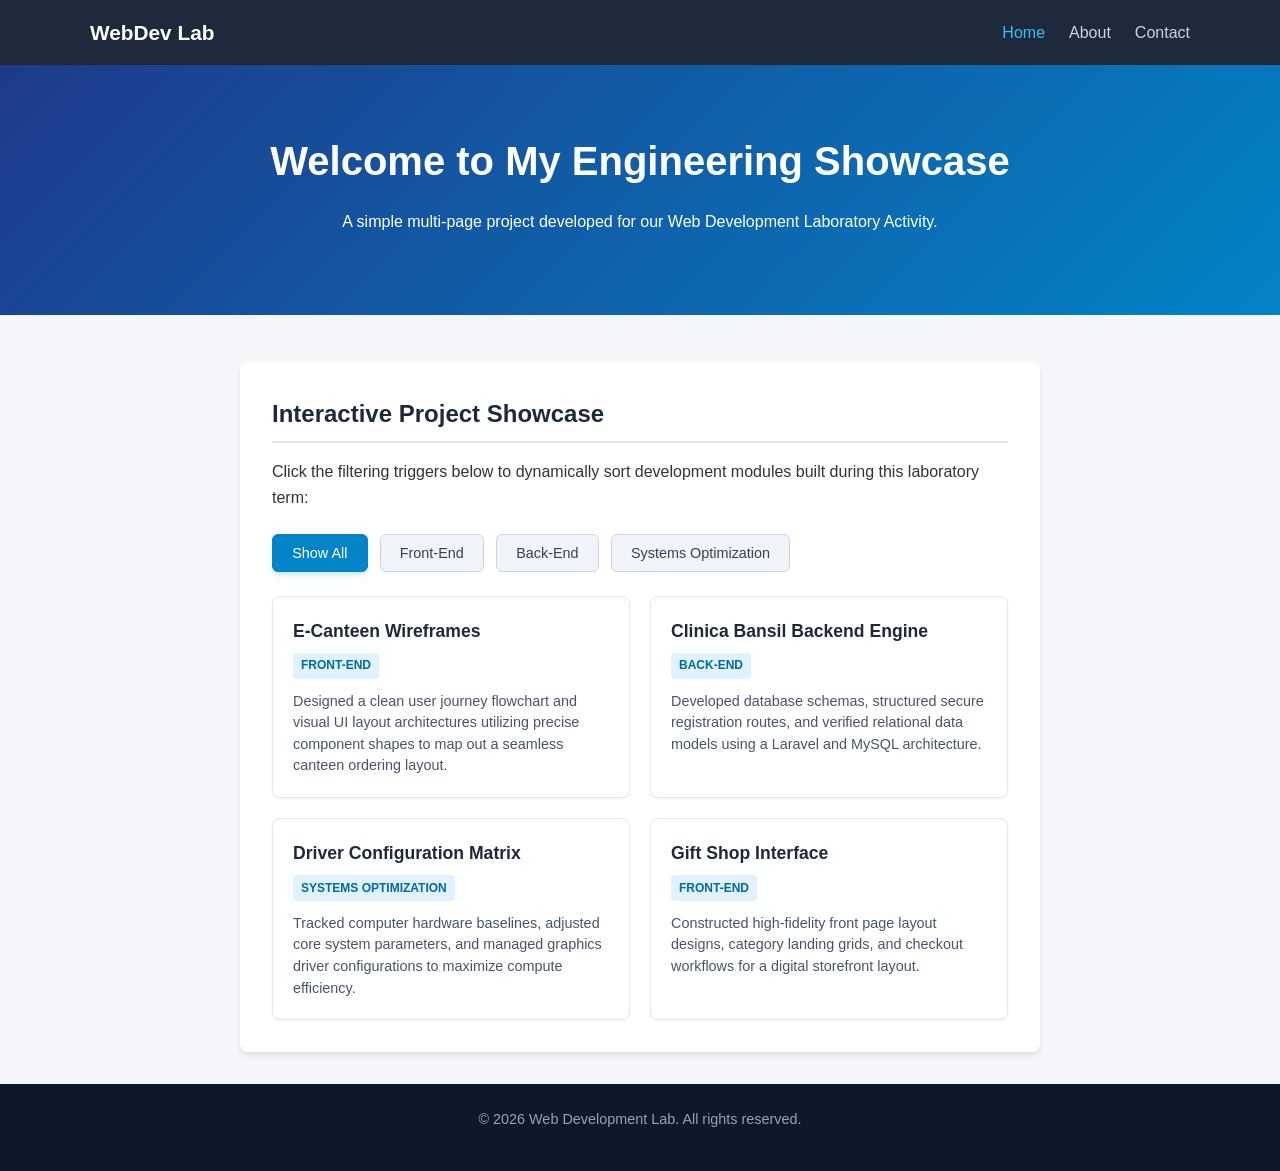
<file: index.html>
<!DOCTYPE html>
<html lang="en">
<head>
    <meta charset="UTF-8">
    <meta name="viewport" content="width=device-width, initial-scale=1.0">
    <title>Home | My Portfolio Website</title>
    <link rel="stylesheet" href="style.css">
</head>
<body>

    <nav class="navbar">
        <div class="nav-container">
            <a href="index.html" class="logo">WebDev Lab</a>
            <ul class="nav-links">
                <li><a href="index.html" class="active">Home</a></li>
                <li><a href="about.html">About</a></li>
                <li><a href="contact.html">Contact</a></li>
            </ul>
        </div>
    </nav>

    <header class="hero">
        <h1>Welcome to My Engineering Showcase</h1>
        <p>A simple multi-page project developed for our Web Development Laboratory Activity.</p>
    </header>

    <main class="content-area">
        <!-- Interactive Project Filter Section -->
        <section class="card interaction-section">
            <h2>Interactive Project Showcase</h2>
            <p>Click the filtering triggers below to dynamically sort development modules built during this laboratory term:</p>
            
            <!-- Filter Triggers -->
            <div class="filter-buttons">
                <button class="btn active" onclick="filterProjects('all')">Show All</button>
                <button class="btn" onclick="filterProjects('frontend')">Front-End</button>
                <button class="btn" onclick="filterProjects('backend')">Back-End</button>
                <button class="btn" onclick="filterProjects('systems')">Systems Optimization</button>
            </div>

            <!-- Dynamic Project Grid -->
            <div class="project-display-grid">
                <div class="project-module frontend">
                    <h4>E-Canteen Wireframes</h4>
                    <span class="tag">Front-End</span>
                    <p>Designed a clean user journey flowchart and visual UI layout architectures utilizing precise component shapes to map out a seamless canteen ordering layout.</p>
                </div>

                <div class="project-module backend">
                    <h4>Clinica Bansil Backend Engine</h4>
                    <span class="tag">Back-End</span>
                    <p>Developed database schemas, structured secure registration routes, and verified relational data models using a Laravel and MySQL architecture.</p>
                </div>

                <div class="project-module systems">
                    <h4>Driver Configuration Matrix</h4>
                    <span class="tag">Systems Optimization</span>
                    <p>Tracked computer hardware baselines, adjusted core system parameters, and managed graphics driver configurations to maximize compute efficiency.</p>
                </div>

                <div class="project-module frontend">
                    <h4>Gift Shop Interface</h4>
                    <span class="tag">Front-End</span>
                    <p>Constructed high-fidelity front page layout designs, category landing grids, and checkout workflows for a digital storefront layout.</p>
                </div>
            </div>
        </section>
    </main>

    <footer>
        <p>&copy; 2026 Web Development Lab. All rights reserved.</p>
    </footer>

    <!-- JavaScript Interaction Logic -->
    <script>
        function filterProjects(category) {
            // Get all project cards
            const modules = document.querySelectorAll('.project-module');
            
            // Loop through each element
            modules.forEach(module => {
                if (category === 'all') {
                    // Show everything
                    module.style.display = 'block';
                } else {
                    // Show only matching elements, hide the rest
                    if (module.classList.contains(category)) {
                        module.style.display = 'block';
                    } else {
                        module.style.display = 'none';
                    }
                }
            });

            // Update active state class on clicked button
            const buttons = document.querySelectorAll('.btn');
            buttons.forEach(btn => btn.classList.remove('active'));
            event.target.classList.add('active');
        }
    </script>

</body>
</html>
</file>
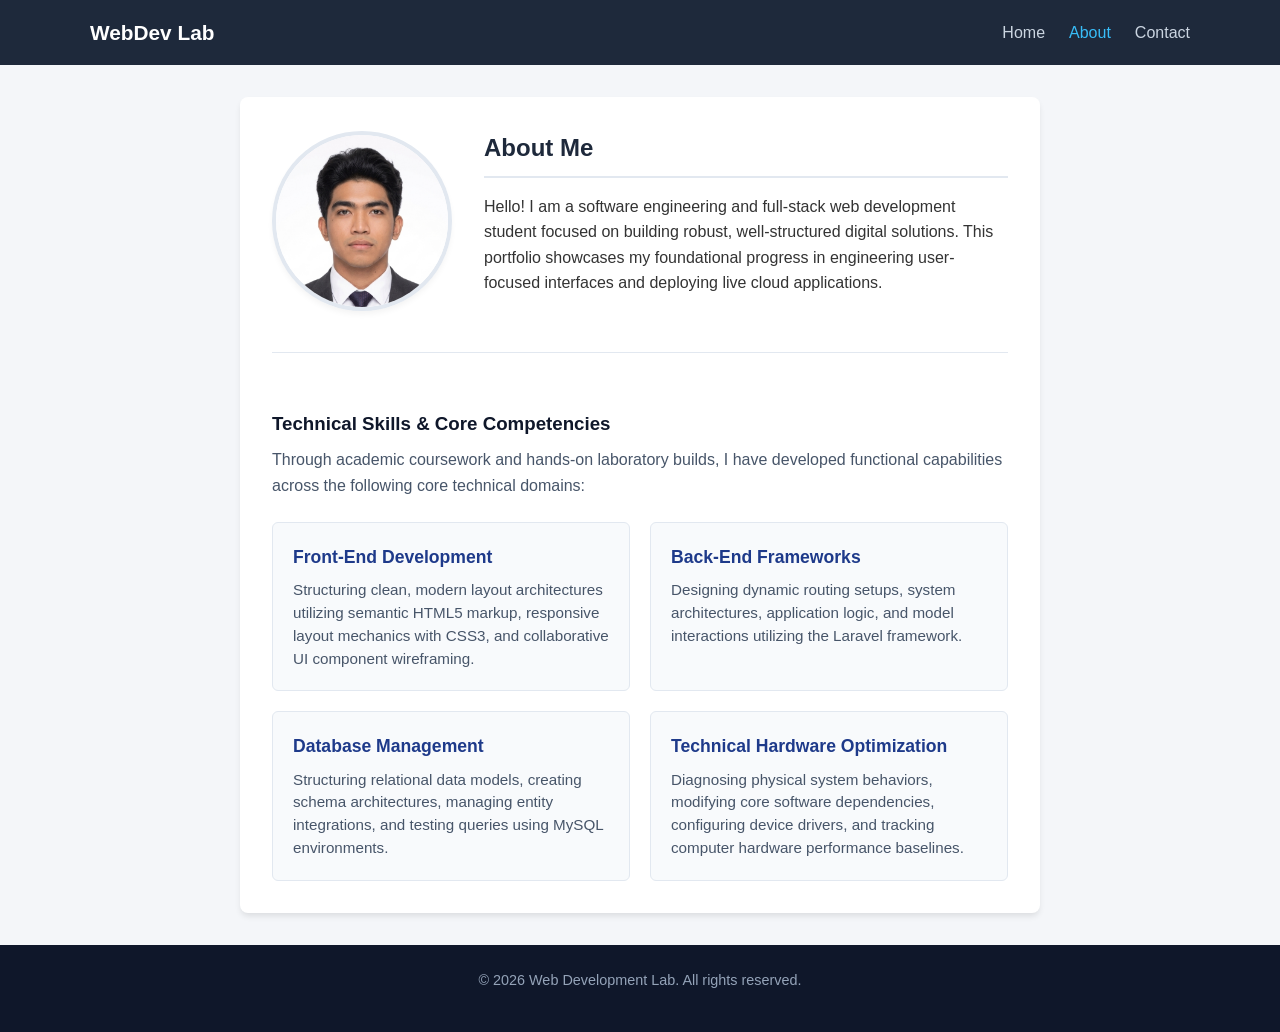
<file: about.html>
<!DOCTYPE html>
<html lang="en">
<head>
    <meta charset="UTF-8">
    <meta name="viewport" content="width=device-width, initial-scale=1.0">
    <title>About & Skills | My First Website</title>
    <link rel="stylesheet" href="style.css">
</head>
<body>

    <nav class="navbar">
        <div class="nav-container">
            <a href="index.html" class="logo">WebDev Lab</a>
            <ul class="nav-links">
                <li><a href="index.html">Home</a></li>
                <li><a href="about.html" class="active">About</a></li>
                <li><a href="contact.html">Contact</a></li>
            </ul>
        </div>
    </nav>

    <main class="content-area">
        <section class="card profile-section">
            <div class="profile-container">
                <!-- Ensure your photo is named profile.jpg and placed in the same folder -->
                <img src="daniel.png" alt="Carl Roy B. Relivo Profile Picture" class="profile-image">
                <div class="profile-text">
                    <h2>About Me</h2>
                    <p>Hello! I am a software engineering and full-stack web development student focused on building robust, well-structured digital solutions. This portfolio showcases my foundational progress in engineering user-focused interfaces and deploying live cloud applications.</p>
                </div>
            </div>
            
            <div class="skills-section">
                <h3>Technical Skills & Core Competencies</h3>
                <p class="skills-intro">Through academic coursework and hands-on laboratory builds, I have developed functional capabilities across the following core technical domains:</p>
                
                <div class="skills-grid">
                    <div class="skill-card">
                        <h4>Front-End Development</h4>
                        <p>Structuring clean, modern layout architectures utilizing semantic HTML5 markup, responsive layout mechanics with CSS3, and collaborative UI component wireframing.</p>
                    </div>
                    <div class="skill-card">
                        <h4>Back-End Frameworks</h4>
                        <p>Designing dynamic routing setups, system architectures, application logic, and model interactions utilizing the Laravel framework.</p>
                    </div>
                    <div class="skill-card">
                        <h4>Database Management</h4>
                        <p>Structuring relational data models, creating schema architectures, managing entity integrations, and testing queries using MySQL environments.</p>
                    </div>
                    <div class="skill-card">
                        <h4>Technical Hardware Optimization</h4>
                        <p>Diagnosing physical system behaviors, modifying core software dependencies, configuring device drivers, and tracking computer hardware performance baselines.</p>
                    </div>
                </div>
            </div>
        </section>
    </main>

    <footer>
        <p>&copy; 2026 Web Development Lab. All rights reserved.</p>
    </footer>

</body>
</html>
</file>
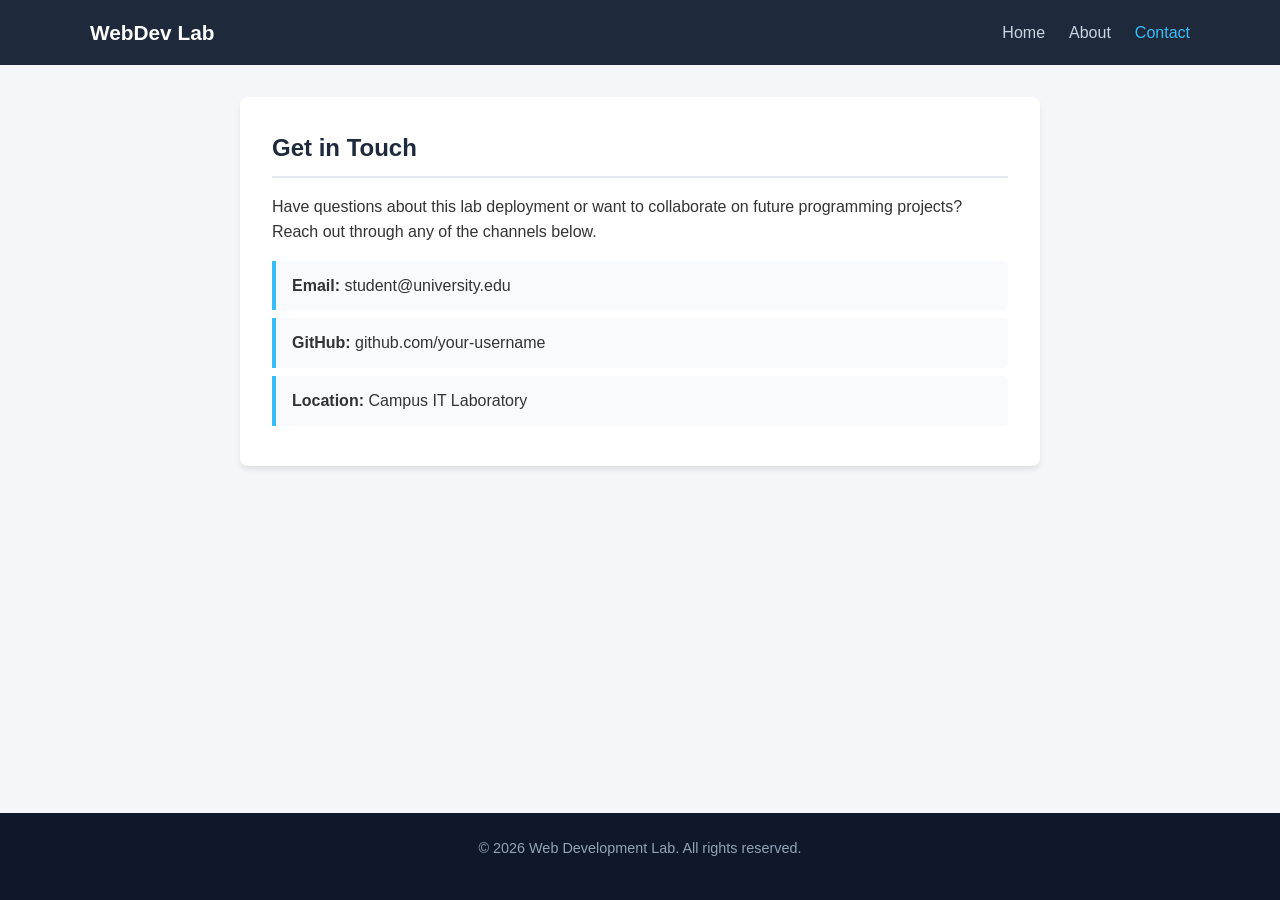
<file: contact.html>
<!DOCTYPE html>
<html lang="en">
<head>
    <meta charset="UTF-8">
    <meta name="viewport" content="width=device-width, initial-scale=1.0">
    <title>Contact | My First Website</title>
    <link rel="stylesheet" href="style.css">
</head>
<body>

    <nav class="navbar">
        <div class="nav-container">
            <a href="index.html" class="logo">WebDev Lab</a>
            <ul class="nav-links">
                <li><a href="index.html">Home</a></li>
                <li><a href="about.html">About</a></li>
                <li><a href="contact.html" class="active">Contact</a></li>
            </ul>
        </div>
    </nav>

    <main class="content-area">
        <section class="card">
            <h2>Get in Touch</h2>
            <p>Have questions about this lab deployment or want to collaborate on future programming projects? Reach out through any of the channels below.</p>
            
            <ul class="contact-list">
                <li><strong>Email:</strong> student@university.edu</li>
                <li><strong>GitHub:</strong> github.com/your-username</li>
                <li><strong>Location:</strong> Campus IT Laboratory</li>
            </ul>
        </section>
    </main>

    <footer>
        <p>&copy; 2026 Web Development Lab. All rights reserved.</p>
    </footer>

</body>
</html>
</file>
<file: style.css>
/* Base Reset */
* {
    margin: 0;
    padding: 0;
    box-sizing: border-box;
}

body {
    font-family: -apple-system, BlinkMacSystemFont, "Segoe UI", Roboto, sans-serif;
    line-height: 1.6;
    color: #333;
    background-color: #f4f6f9;
    display: flex;
    flex-direction: column;
    min-height: 100vh;
}

/* Navigation Bar */
.navbar {
    background-color: #1e293b;
    color: #fff;
    padding: 1rem 0;
    position: sticky;
    top: 0;
    z-index: 100;
}

.nav-container {
    width: 90%;
    max-width: 1100px;
    margin: 0 auto;
    display: flex;
    justify-content: space-between;
    align-items: center;
}

.logo {
    font-size: 1.3rem;
    font-weight: 700;
    color: #fff;
    text-decoration: none;
}

.nav-links {
    list-style: none;
    display: flex;
    gap: 1.5rem;
}

.nav-links a {
    color: #cbd5e1;
    text-decoration: none;
    font-weight: 500;
    transition: color 0.2s ease;
}

.nav-links a:hover, .nav-links a.active {
    color: #38bdf8;
}

/* Hero Section */
.hero {
    background: linear-gradient(135deg, #1e3a8a, #0284c7);
    color: #fff;
    text-align: center;
    padding: 4rem 1rem;
}

.hero h1 {
    font-size: 2.5rem;
    margin-bottom: 1rem;
}

/* Content Layout */
.content-area {
    max-width: 800px;
    width: 90%;
    margin: 2rem auto;
    flex: 1;
}

.card {
    background: #fff;
    padding: 2rem;
    border-radius: 8px;
    box-shadow: 0 4px 6px -1px rgba(0, 0, 0, 0.1);
}

h2 {
    color: #1e293b;
    margin-bottom: 1rem;
    border-bottom: 2px solid #e2e8f0;
    padding-bottom: 0.5rem;
}

h3 {
    color: #0f172a;
    margin: 1.5rem 0 0.5rem 0;
}

p {
    margin-bottom: 1rem;
}

/* Image Element styling */
.featured-image {
    max-width: 100%;
    height: auto;
    border-radius: 6px;
    margin: 1rem 0;
    display: block;
}

/* Lists styling */
.contact-list {
    list-style-type: none;
    margin-top: 1rem;
}

.contact-list li {
    background: #f8fafc;
    margin-bottom: 0.5rem;
    padding: 0.75rem 1rem;
    border-left: 4px solid #38bdf8;
    border-radius: 0 4px 4px 0;
}

/* Footer styling */
footer {
    background-color: #0f172a;
    color: #94a3b8;
    text-align: center;
    padding: 1.5rem 1rem;
    font-size: 0.9rem;
    margin-top: auto;
}
/* Profile Layout Styles */
.profile-container {
    display: flex;
    gap: 2rem;
    align-items: center;
    margin-bottom: 2.5rem;
}

.profile-image {
    width: 180px;
    height: 180px;
    object-fit: cover;
    border-radius: 50%;
    border: 4px solid #e2e8f0;
    box-shadow: 0 4px 6px -1px rgba(0, 0, 0, 0.05);
}

.profile-text {
    flex: 1;
}

/* Skills Section Grid Layout */
.skills-section {
    margin-top: 2rem;
    border-top: 1px solid #e2e8f0;
    padding-top: 2rem;
}

.skills-intro {
    color: #475569;
    margin-bottom: 1.5rem;
}

.skills-grid {
    display: grid;
    grid-template-columns: repeat(auto-fit, minmax(280px, 1fr));
    gap: 1.25rem;
    margin-top: 1rem;
}

.skill-card {
    background: #f8fafc;
    border: 1px solid #e2e8f0;
    border-radius: 6px;
    padding: 1.25rem;
    transition: transform 0.2s ease, box-shadow 0.2s ease;
}

.skill-card:hover {
    transform: translateY(-2px);
    box-shadow: 0 4px 12px rgba(0, 0, 0, 0.05);
    border-color: #38bdf8;
}

.skill-card h4 {
    color: #1e3a8a;
    margin-bottom: 0.5rem;
    font-size: 1.1rem;
}

.skill-card p {
    font-size: 0.95rem;
    color: #475569;
    margin-bottom: 0;
    line-height: 1.5;
}

/* Tablet & Mobile Layout Adjustments */
@media (max-width: 640px) {
    .profile-container {
        flex-direction: column;
        text-align: center;
        gap: 1.5rem;
    }
    
    .profile-image {
        width: 150px;
        height: 150px;
    }
}

/* Interactive Feature Layout Elements */
.interaction-section {
    margin-top: 1rem;
}

.filter-buttons {
    display: flex;
    gap: 0.75rem;
    flex-wrap: wrap;
    margin: 1.5rem 0;
}

.btn {
    background-color: #f1f5f9;
    color: #334155;
    border: 1px solid #cbd5e1;
    padding: 0.6rem 1.2rem;
    font-size: 0.9rem;
    font-weight: 500;
    border-radius: 6px;
    cursor: pointer;
    transition: all 0.2s ease;
}

.btn:hover {
    background-color: #e2e8f0;
    border-color: #94a3b8;
}

.btn.active {
    background-color: #0284c7;
    color: #ffffff;
    border-color: #0284c7;
    box-shadow: 0 4px 6px -1px rgba(2, 132, 199, 0.2);
}

.project-display-grid {
    display: grid;
    grid-template-columns: repeat(auto-fit, minmax(280px, 1fr));
    gap: 1.25rem;
    margin-top: 1.5rem;
}

.project-module {
    background: #ffffff;
    border: 1px solid #e2e8f0;
    border-radius: 8px;
    padding: 1.25rem;
    box-shadow: 0 1px 3px rgba(0, 0, 0, 0.05);
    transition: transform 0.2s ease;
}

.project-module:hover {
    transform: translateY(-2px);
    border-color: #cbd5e1;
}

.project-module h4 {
    color: #1e293b;
    font-size: 1.1rem;
    margin-bottom: 0.4rem;
}

.tag {
    display: inline-block;
    font-size: 0.75rem;
    font-weight: 600;
    text-transform: uppercase;
    background-color: #e0f2fe;
    color: #0369a1;
    padding: 0.2rem 0.5rem;
    border-radius: 4px;
    margin-bottom: 0.75rem;
}

.project-module p {
    font-size: 0.9rem;
    color: #475569;
    line-height: 1.5;
    margin-bottom: 0;
}
</file>
